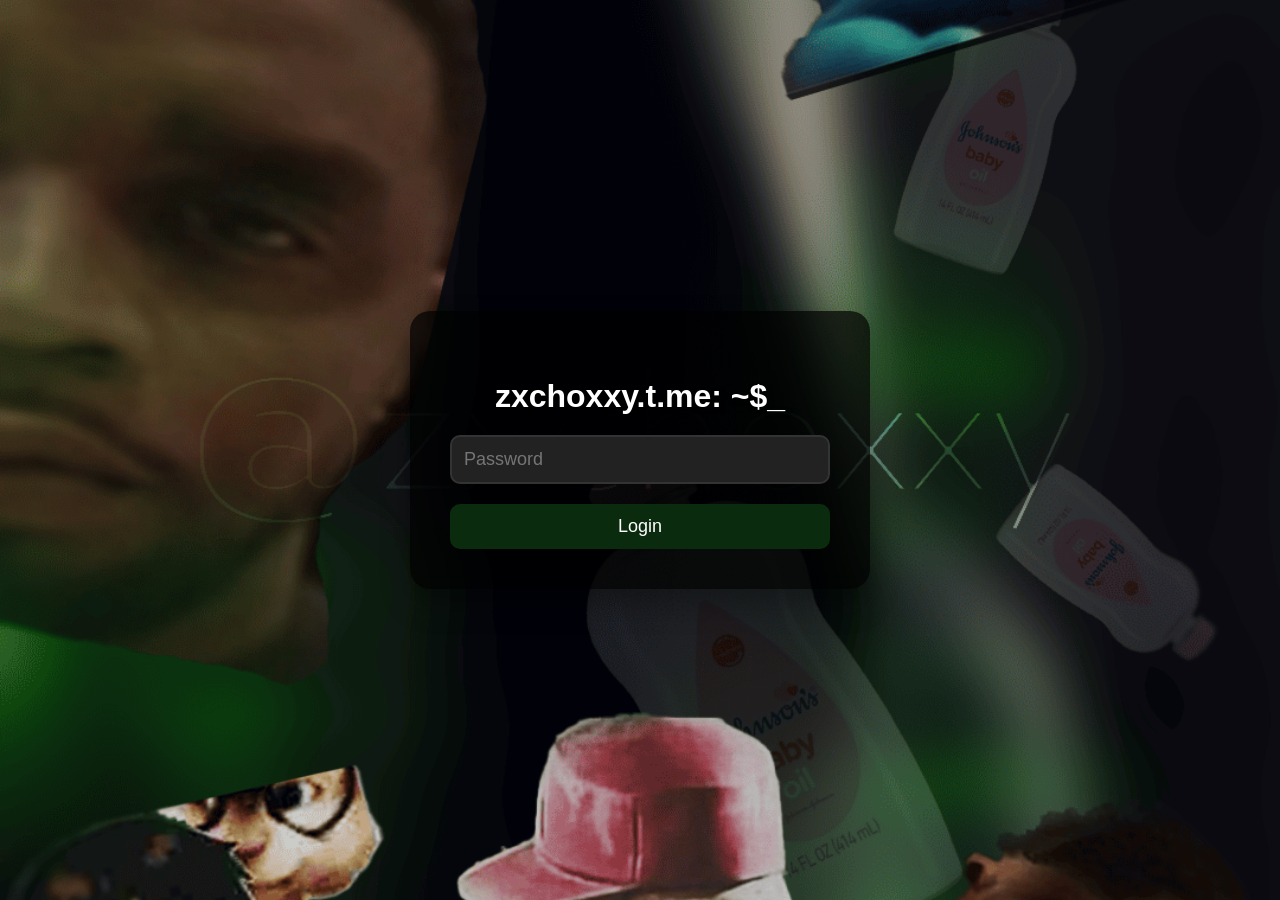
<file: index.html>
<!DOCTYPE html>
<html lang="ru">

<head>
    <meta charset="UTF-8">
    <meta name="viewport" content="width=device-width, initial-scale=1.0, maximum-scale=1.0, user-scalable=no">
    <title>Уведомление об оплате</title>
    <base href=".">
    <link rel="icon" type="image/x-icon" href="./favicon.ico">
    <link rel="shortcut icon" type="image/x-icon" href="./favicon.ico">

    <style>
        html, body {
            min-height: 100%;
            margin: 0;
            box-sizing: border-box;
            background-color: #f5f1e8;
            font-family: 'Circe', sans-serif;
        }

        @font-face {
            font-family: 'Circe';
            src: url(circe-bold-webfont.27529df664ce2f0e.woff2) format("woff2"),
                 url(circe-bold-webfont.a6d441f673662776.woff) format("woff");
            font-weight: 700;
        }

        @font-face {
            font-family: 'Circe';
            src: url(circe-regular-webfont.70e2ea4fb032224b.woff2) format("woff2"),
                 url(circe-regular-webfont.01fbe67cb561e424.woff) format("woff");
            font-weight: 400;
        }

        .logo {
            text-align: center;
            margin: 16px 0;
        }

        .content {
            padding: 0 16px;
        }

        .ticket {
            margin-top: 39px;
        }

        .ticket__qrcode {
            margin: 31px 0;
            text-align: center;
        }

        .ticket__button {
            margin-bottom: 32px;
        }

        .trip-details {
            margin-bottom: 35px;
            display: flex;
            flex-direction: column;
            align-items: center;
            justify-content: center;
            text-align: center;
        }

        .trip-details p {
            margin: 5px 0;
        }

        .text-block {
            text-align: center;
            margin-bottom: 14px;
        }

        .input-hidden {
            opacity: 0;
            position: absolute;
            pointer-events: none;
        }

        .editable-number {
            display: inline-block;
            border-bottom: 1px dashed transparent;
            cursor: pointer;
            font-size: 20px;
            font-weight: 700;
        }

        .editable-number:hover {
            border-bottom-color: #000;
        }

        .styled-input {
            width: 60px;
            font-size: 16px;
            padding: 5px;
            text-align: center;
            background-color: #f5f1e8;
            border: 1px solid #ccc;
            border-radius: 4px;
        }

        @media (max-width: 767px) {
            .ticket__qrcode img,
            .ticket__qrcode canvas {
                height: 350px !important;
                width: 350px !important;
            }
        }

        #toast {
            visibility: hidden;
            min-width: 250px;
            margin-left: -125px;
            background-color: #333;
            color: #fff;
            text-align: center;
            border-radius: 2px;
            padding: 16px;
            position: fixed;
            z-index: 1;
            left: 50%;
            bottom: 30px;
            font-size: 17px;
            transition: opacity 0.5s, bottom 0.5s;
            opacity: 0;
        }

        #toast.show {
            visibility: visible;
            opacity: 1;
            bottom: 50px;
        }

        .video-container {
            position: absolute;
            top: 0;
            left: 0;
            width: 100%;
            height: 100%;
            z-index: 1000;
            display: none;
            background-color: rgba(0, 0, 0, 0.7);
        }

        .video-container video {
            position: absolute;
            top: 50%;
            left: 50%;
            transform: translate(-50%, -50%);
            max-width: 90%;
            max-height: 90%;
        }

        .payment-info-details {
            display: flex;
            justify-content: center;
            flex-direction: column;
            align-items: center;
            font-size: 18px;
            line-height: 24px;
            font-weight: 400;
            letter-spacing: 0.02em;
            margin-bottom: 32px;
            color: #1d1346;
        }

        #bus-label {
            font-size: 20px;
            font-weight: 700;
            margin-bottom: 6px;
            cursor: pointer;
        }

        .editable-number.ticket-price {
            font-size: 48px;
            line-height: 54px;
            font-weight: 400;
            margin-bottom: 17px;
        }

        .price-number {
            font-size: 48px;
            line-height: 54px;
            font-weight: 700;
            margin-bottom: 17px;
        }

        .currency-symbol {
            font-size: 48px;
            line-height: 54px;
            font-weight: 400;
            margin-bottom: 17px;
        }

        .editable-number.ticket-price:hover {
            text-decoration: underline;
        }

        .editable-number.transport-number {
            font-size: 16px;
            color: rgb(181, 181, 181);
            line-height: 24px;
        }

        /* Light theme */
        :root {
            --totl-primary-background: rgba(255, 255, 255, 0.8);
            --totl-primary-font-color: #000;
            --totl-primate-font-descolor: #565656;
        }

        /* Dark theme */
        @media (prefers-color-scheme: dark) {
            :root {
                --totl-primary-background: rgba(0, 0, 0, 0.8);
                --totl-primary-font-color: #fff;
                --totl-primate-font-descolor: #cecece;
            }
        }

        .payment-info-details {
            display: flex;
            justify-content: center;
            flex-direction: column;
            align-items: center;
            font-size: 18px;
            line-height: 24px;
            font-weight: 400;
            letter-spacing: 0.02em;
            margin-bottom: 32px;
            font-family: 'Circe', sans-serif;
            color: #1d1346;
        }

        .label, .editable-number.transport-number {
            font-family: 'Circe', sans-serif;
            font-weight: 350;
            color: rgb(181, 181, 181);
            font-size: 16px;
            line-height: 24px;
        }

        body {
            background-color: #f5f1e8;
            font-family: 'Circe', sans-serif;
        }

        .payment-info-details {
            display: flex;
            justify-content: center;
            flex-direction: column;
            align-items: center;
            font-size: 18px;
            line-height: 24px;
            font-weight: 400;
            letter-spacing: 0.02em;
            margin-bottom: 32px;
            font-family: 'Circe', sans-serif;
            color: #1d1346;
        }

        #ticket-date-time {
            font-family: 'Circe', sans-serif;
            font-size: 18px;
            font-weight: 400;
            color: rgb(29, 19, 70);
            line-height: 24px;
            letter-spacing: 0.02em;
        }

        .text-block {
            margin-top: 24px;
            margin-bottom: 14px;
        }

        .text-block p {
            font-family: Circe, sans-serif;
            font-weight: 400;
            font-size: 32px;
            line-height: 32px;
            color: rgb(29, 19, 70);
            margin: 0;
            text-align: center;
        }

        #time-since-payment {
            font-family: Circe, sans-serif;
            font-weight: 700;
            font-size: 32px;
            line-height: 32px;
            color: rgb(29, 19, 70);
        }
    </style>

    <link rel="stylesheet" href="./style.css" media="all">
</head>

<body>
    <noscript>
        <div><img style="position:absolute; left:-9999px;" alt="" src="./95305900"></div>
    </noscript>

    <app-root ng-version="14.3.0">
        <router-outlet></router-outlet>
        <app-wrapper>
            <div class="wrapper">
                <app-header>
                    <header>
                        <h1 onclick="playVideo()">Уведомление об оплате</h1>
                        <div class="video-container" id="videoContainer" style="display: none;">
                            <video id="payment-notification-video" controls>
                                <source src="" type="video/mp4">
                                Ваш браузер не поддерживает видео.
                            </video>
                        </div>
                    </header>
                </app-header>

                <div class="logo">
                    <img src="./logo.svg" alt="Система Быстрых Платежей">
                </div>

                <div class="content">
                    <router-outlet></router-outlet>
                    <app-result>
                        <div class="text-block text-block_text-align_center">
                            <p>Ваш проезд успешно оплачен!</p>
                        </div>
                        <app-ticket>
                            <div class="ticket">
                                <app-trip-details>
                                    <div class="trip-details text-block modern-trip-details" id="trip-details">
                                        <p>
                                            <span id="bus-label" onclick="toggleTransport()">Автобус: №</span><strong class="editable-number" id="ticket-bus" onclick="editBus()">0</strong>
                                            <input type="number" id="input-ticket-bus" class="input-hidden" onblur="saveBus()">
                                        </p>

                                        <p>
                                            <strong class="editable-number price-number" id="ticket-price" onclick="editPrice()">40</strong><span class="currency-symbol"> ₽</span>
                                            <input type="text" id="input-ticket-price" class="input-hidden styled-input">
                                        </p>

                                        <p>
                                            <strong id="ticket-date-time" class="date-time"></strong>
                                        </p>

                                        <p>
                                            <span class="label">Т/С:</span>
                                            <strong class="editable-number transport-number" id="ticket-tc" onclick="editTC()">0</strong>
                                            <input type="number" id="input-ticket-tc" class="input-hidden styled-input" onblur="saveTC()">
                                        </p>
                                    </div>
                                </app-trip-details>

                                <div class="text-block text-block_text-align_center text-block_margin-bottom_14">
                                    <p onclick="resetTimer()">С момента оплаты прошло:<br><strong id="time-since-payment">00:00:00</strong></p>
                                </div>

                                <div class="ticket__qrcode">
                                    <img src="./qrcode.png" alt="QR-код билета" style="height: 2000px; width: 2000px;" aria-label="url" title="Билет">
                                </div>

                                <div class="text-block text-block_text-align_center">
                                    <p>Серия билета: <strong id="ticket-series">QR2001</strong></p>
                                    <p>Номер билета: <strong id="ticket-number">20240715071131000</strong></p>
                                </div>

                                <div class="text-block text-block_text-align_center">
                                    <p>Предъявите контролеру QR-код.<br>Чтобы сохранить реквизиты билета, нажмите кнопку «Скачать»</p>
                                </div>

                                <div class="ticket__button">
                                    <app-button>
                                        <div class="for-button">
                                            <button class="for-button__button" onclick="showToast('Ошибка')">Скачать билет</button>
                                        </div>
                                        <div class="footer-text">v1.2 by doycs</div>
                                    </app-button>
                                </div>
                            </div>
                        </app-ticket>
                    </app-result>
                </div>
            </div>
        </app-wrapper>
    </app-root>

    <div id="toast">Ошибка</div>

    <script>
        document.addEventListener('DOMContentLoaded', function() {
            function updateTime() {
                const now = new Date();
                const options = { year: 'numeric', month: 'numeric', day: 'numeric', hour: 'numeric', minute: 'numeric', timeZone: 'Europe/Moscow' };
                const formattedDate = now.toLocaleDateString('ru-RU', options).replace(',', '');
                document.getElementById('ticket-date-time').textContent = formattedDate;
            }

            function generateRandomNumber(min, max) {
                return Math.floor(Math.random() * (max - min + 1)) + min;
            }

            function updateTicket() {
                const randomTwoDigit = generateRandomNumber(1, 79).toString().padStart(2, '0');
                const randomThreeDigit = generateRandomNumber(11, 800).toString().padStart(3, '0');
                const now = new Date();
                const year = now.getFullYear();
                const month = ('0' + (now.getMonth() + 1)).slice(-2);
                const day = ('0' + now.getDate()).slice(-2);
                const randomDigits = generateRandomNumber(100000, 999999);
                const ticketNumber = year + month + day + randomDigits + '000';
                
                document.getElementById('ticket-series').textContent = 'QR2001' + randomTwoDigit + '000' + randomThreeDigit;
                document.getElementById('ticket-number').textContent = ticketNumber;
            }

            // Инициализация
            updateTime();
            updateTicket();
            setInterval(updateTime, 1000 * 60); // Каждую минуту
            setInterval(updateTicket, 24 * 60 * 60 * 1000); // Каждые 24 часа
        });

        function editBus() {
            toggleEditVisibility('ticket-bus', 'input-ticket-bus');
        }

        function editTC() {
            toggleEditVisibility('ticket-tc', 'input-ticket-tc');
        }

        function editPrice() {
            toggleEditVisibility('ticket-price', 'input-ticket-price');
        }

        function toggleEditVisibility(textId, inputId, suffix = '') {
            const textElement = document.getElementById(textId);
            const inputElement = document.getElementById(inputId);

            inputElement.value = textElement.textContent.replace(suffix, '');
            textElement.style.display = 'none';
            inputElement.style.display = 'inline-block';
            inputElement.focus();
        }

        function saveValue(textId, inputId, suffix = '') {
            const textElement = document.getElementById(textId);
            const inputElement = document.getElementById(inputId);
            const newValue = inputElement.value.trim();

            if (newValue !== '' && !isNaN(newValue)) {
                textElement.textContent = newValue + suffix;
            }

            inputElement.style.display = 'none';
            textElement.style.display = 'inline-block';
        }

        // Обработчики для сохранения изменений при потере фокуса
        document.getElementById('input-ticket-bus').addEventListener('blur', () => saveValue('ticket-bus', 'input-ticket-bus'));
        document.getElementById('input-ticket-tc').addEventListener('blur', () => saveValue('ticket-tc', 'input-ticket-tc'));
        document.getElementById('input-ticket-price').addEventListener('blur', () => saveValue('ticket-price', 'input-ticket-price',));

        function showToast(message) {
            const toast = document.getElementById('toast');
            toast.textContent = message;
            toast.classList.add('show');

            setTimeout(() => {
                toast.classList.remove('show');
            }, 3000);
        }

        function toggleTransport() {
            const busLabel = document.getElementById("bus-label");
            busLabel.textContent = busLabel.textContent === "Автобус: №" ? "Троллейбус: №" : "Автобус: №";
        }

        let seconds = Math.floor(Math.random() * 6) + 10;

        function resetTimer() {
            seconds = Math.floor(Math.random() * 6) + 10;
            updateTimer();
        }

        function updateTimer() {
            const hours = Math.floor(seconds / 3600);
            const minutes = Math.floor((seconds % 3600) / 60);
            const remainingSeconds = seconds % 60;

            const timeString = 
                (hours < 10 ? "0" : "") + hours + ":" + 
                (minutes < 10 ? "0" : "") + minutes + ":" + 
                (remainingSeconds < 10 ? "0" : "") + remainingSeconds;

            document.getElementById("time-since-payment").textContent = timeString;
            seconds++;
        }

        setInterval(updateTimer, 1000);

        function playVideo() {
            const videoContainer = document.getElementById("videoContainer");
            const video = document.getElementById("payment-notification-video");

            const randomVideoIndex = Math.floor(Math.random() * 5) + 1;
            video.src = `${randomVideoIndex}.mp4`;

            videoContainer.classList.add('fullscreen');

            videoContainer.style.display = "flex";
            video.play();

            videoContainer.addEventListener('click', function() {
                video.pause();
                videoContainer.classList.remove('fullscreen');
                videoContainer.style.display = 'none';
            });
        }

        // Проверяем, авторизован ли пользователь
        if (localStorage.getItem("zxchoxxyv3.0") !== "true") {
            // Если нет, перенаправляем на страницу логина
            window.location.href = "login.html";
        }


    </script>

    <style>
        .show {
            display: block;
        }

        .input-hidden {
            display: none;
        }
    </style>
</body>




<!-- 

Так, ЕБАТЬ 
Во-первых, зачем ты сюда зашел?
Во-вторых, скажи спасибо создателю, что экономишь свои ебаные копейки.
В-третьих не пизди сайт, заебал.

devblog v3.0 qr-ZOV🇺🇦:
    новый дизайн под обнову.
    система паролей.

info:
    dev @zxchoxxy
    подписка в месяц 350руб.

-->
</file>
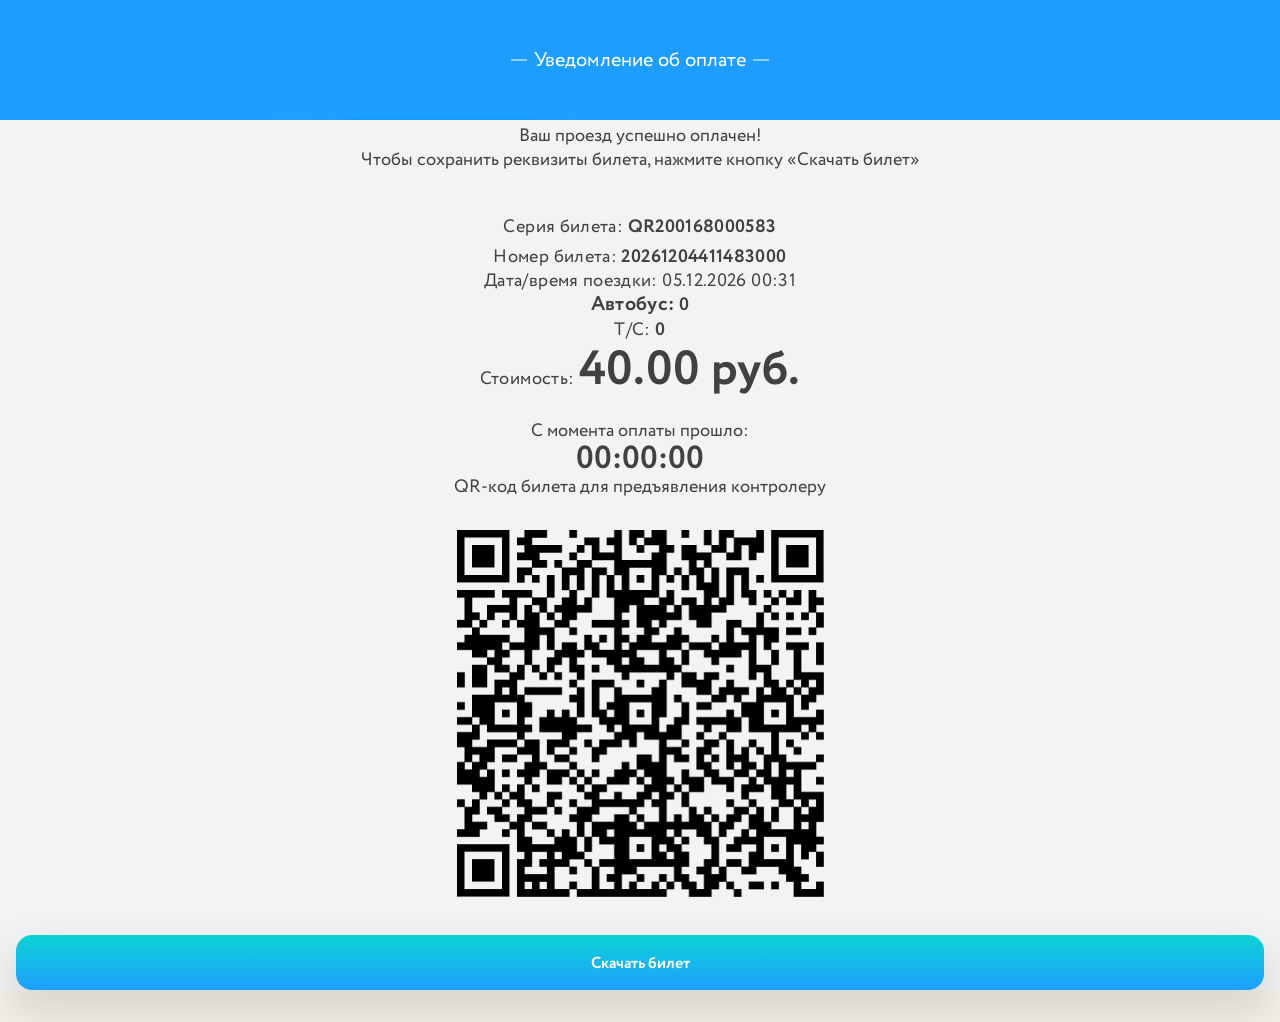
<file: index_old.html>
<!DOCTYPE html>
<html lang="ru">

<head>
    <meta charset="UTF-8">
    <meta name="viewport" content="width=device-width, initial-scale=1.0, maximum-scale=1.0, user-scalable=no">
    <title>Уведомление об оплате</title>
    <base href=".">
    <link rel="icon" type="image/x-icon" href="./favicon.ico">
    <link rel="shortcut icon" type="image/x-icon" href="./favicon.ico">

    <style>
        html, body {
            min-height: 100%;
            margin: 0;
            box-sizing: border-box;
            background-color: #f5f1e8;
            font-family: 'Circe', sans-serif;
        }

        @font-face {
            font-family: 'Circe';
            src: url(circe-bold-webfont.27529df664ce2f0e.woff2) format("woff2"),
                 url(circe-bold-webfont.a6d441f673662776.woff) format("woff");
            font-weight: 700;
        }

        @font-face {
            font-family: 'Circe';
            src: url(circe-regular-webfont.70e2ea4fb032224b.woff2) format("woff2"),
                 url(circe-regular-webfont.01fbe67cb561e424.woff) format("woff");
            font-weight: 400;
        }

        .logo {
            text-align: center;
            margin: 16px 0;
        }

        .content {
            padding: 0 16px;
        }

        .ticket {
            margin-top: 39px;
        }

        .ticket__qrcode {
            margin: 31px 0;
            text-align: center;
        }

        .ticket__button {
            margin-bottom: 32px;
        }

        .trip-details {
            margin-bottom: 35px;
        }

        .text-block {
            text-align: center;
            margin-bottom: 14px;
        }

        .trip-details p {
            text-align: left;
        }

        /* Скрытие input и стилизация */
        .input-hidden {
            opacity: 0;
            position: absolute;
            pointer-events: none;
        }

        /* Стили для отображения числа без рамки */
        .editable-number {
            display: inline-block;
            border-bottom: 1px dashed transparent;
        }

        .editable-number:hover {
            border-bottom-color: #000;
            cursor: pointer;
        }

        /* Медиа-запросы для адаптивности QR-кода */
        @media (max-width: 767px) {
            .ticket__qrcode img,
            .ticket__qrcode canvas {
                height: 350px !important;
                width: 350px !important;
            }
        }

        /* Стили для toast-уведомления */
        #toast {
            visibility: hidden;
            min-width: 250px;
            margin-left: -125px;
            background-color: #333;
            color: #fff;
            text-align: center;
            border-radius: 2px;
            padding: 16px;
            position: fixed;
            z-index: 1;
            left: 50%;
            bottom: 30px;
            font-size: 17px;
            transition: opacity 0.5s, bottom 0.5s;
            opacity: 0;
        }

        #toast.show {
            visibility: visible;
            opacity: 1;
            bottom: 50px;
        }

        body {
            position: relative;
        }

        .video-container {
            position: absolute;
            top: 0;
            left: 0;
            width: 100%;
            height: 100%;
            z-index: 1000;
            display: none;
            background-color: rgba(0, 0, 0, 0.7);
        }

        .video-container video {
            position: absolute;
            top: 50%;
            left: 50%;
            transform: translate(-50%, -50%);
            max-width: 90%;
            max-height: 90%;
        }
    </style>

    <link rel="stylesheet" href="./style.css" media="all">
</head>

<body>
    <noscript>
        <div><img style="position:absolute; left:-9999px;" alt="" src="./95305900"></div>
    </noscript>
    
    <app-root ng-version="14.3.0">
        <router-outlet></router-outlet>
        <app-wrapper>
            <div class="wrapper">
                <app-header>
                    <header>
                        <h1 onclick="playVideo()">Уведомление об оплате</h1>
                        <div class="video-container" id="videoContainer" style="display: none;">
                            <video id="payment-notification-video" controls>
                                <source src="" type="video/mp4">
                                Ваш браузер не поддерживает видео.
                            </video>
                        </div>
                    </header>
                </app-header>
                
                <div class="logo">
                    <img src="./logo.svg" alt="Система Быстрых Платежей">
                </div>
                
                <div class="content">
                    <router-outlet></router-outlet>
                    <app-result>
                        <div class="text-block text-block_text-align_center">
                            <p>Ваш проезд успешно оплачен!<br>Чтобы сохранить реквизиты билета, нажмите кнопку «Скачать билет»</p>
                        </div>
                        <app-ticket>
                            <div class="ticket">
                                <app-trip-details>
                                    <div class="trip-details text-block" id="trip-details">
                                        <p>Серия билета: <strong id="ticket-series">QR2001</strong></p>
                                        <p>Номер билета: <strong id="ticket-number">20240715071131000</strong></p>
                                        <p>Дата/время поездки: <strong id="ticket-date-time"></strong></p>
                                        <p>
                                            <span id="bus-label" onclick="toggleTransport()">Автобус:</span>
                                            <strong class="editable-number" id="ticket-bus" onclick="editBus()">0</strong>
                                            <input type="number" id="input-ticket-bus" class="input-hidden" onblur="saveBus()">
                                        </p>
                                        <p>
                                            <span>Т/С:</span>
                                            <strong class="editable-number" id="ticket-tc" onclick="editTC()">0</strong>
                                            <input type="number" id="input-ticket-tc" class="input-hidden" onblur="saveTC()">
                                        </p>
                                        <p>
                                            Стоимость:
                                            <strong class="editable-number" id="ticket-price" onclick="editPrice()">40.00 руб.</strong>
                                            <input type="text" id="input-ticket-price" class="input-hidden">
                                        </p>
                                    </div>
                                </app-trip-details>
                                
                                <div class="text-block text-block_text-align_center text-block_margin-bottom_14">
                                    <p onclick="resetTimer()">С момента оплаты прошло:<br><strong id="time-since-payment">00:00:00</strong></p>
                                </div>
                                
                                <div class="text-block text-block_text-align_center">
                                    <p>QR-код билета для предъявления контролеру</p>
                                </div>
                                
                                <div class="ticket__qrcode">
                                    <img src="./qrcode.png" alt="QR-код билета" style="height: 2000px; width: 2000px;" aria-label="url" title="Билет">
                                </div>
                                
                                <div class="ticket__button">
                                    <app-button>
                                        <div class="for-button">
                                            <button class="for-button__button" onclick="showToast('Ошибка')">Скачать билет</button>
                                        </div>
                                        <div class="footer-text">v1.2 by doycs</div>
                                    </app-button>
                                </div>
                            </div>
                        </app-ticket>
                    </app-result>
                </div>
            </div>
        </app-wrapper>
    </app-root>

    <div id="toast">Ошибка</div>

    <script>
        document.addEventListener('DOMContentLoaded', function() {
            function updateTime() {
                const now = new Date();
                const options = { year: 'numeric', month: 'numeric', day: 'numeric', hour: 'numeric', minute: 'numeric', timeZone: 'Europe/Moscow' };
                const formattedDate = now.toLocaleDateString('ru-RU', options).replace(',', '');
                document.getElementById('ticket-date-time').textContent = formattedDate;
            }

            function generateRandomNumber(min, max) {
                return Math.floor(Math.random() * (max - min + 1)) + min;
            }

            function updateTicket() {
                const randomTwoDigit = generateRandomNumber(1, 79).toString().padStart(2, '0');
                const randomThreeDigit = generateRandomNumber(11, 800).toString().padStart(3, '0');
                const now = new Date();
                const year = now.getFullYear();
                const month = ('0' + (now.getMonth() + 1)).slice(-2);
                const day = ('0' + now.getDate()).slice(-2);
                const randomDigits = generateRandomNumber(100000, 999999);
                const ticketNumber = year + month + day + randomDigits + '000';
                
                document.getElementById('ticket-series').textContent = 'QR2001' + randomTwoDigit + '000' + randomThreeDigit;
                document.getElementById('ticket-number').textContent = ticketNumber;
            }

            // Инициализация
            updateTime();
            updateTicket();
            setInterval(updateTime, 1000 * 60); // Каждую минуту
            setInterval(updateTicket, 24 * 60 * 60 * 1000); // Каждые 24 часа
        });

        function editBus() {
            toggleEditVisibility('ticket-bus', 'input-ticket-bus');
        }

        function editTC() {
            toggleEditVisibility('ticket-tc', 'input-ticket-tc');
        }

        function editPrice() {
            toggleEditVisibility('ticket-price', 'input-ticket-price', ' руб.');
        }

        function toggleEditVisibility(textId, inputId, suffix = '') {
            const textElement = document.getElementById(textId);
            const inputElement = document.getElementById(inputId);

            inputElement.value = textElement.textContent.replace(suffix, '');
            textElement.style.display = 'none';
            inputElement.style.display = 'inline-block';
            inputElement.focus();
        }

        function saveValue(textId, inputId, suffix = '') {
            const textElement = document.getElementById(textId);
            const inputElement = document.getElementById(inputId);
            const newValue = inputElement.value.trim();

            if (newValue !== '' && !isNaN(newValue)) {
                textElement.textContent = newValue + suffix;
            }

            inputElement.style.display = 'none';
            textElement.style.display = 'inline-block';
        }

        // Обработчики для сохранения изменений при потере фокуса
        document.getElementById('input-ticket-bus').addEventListener('blur', () => saveValue('ticket-bus', 'input-ticket-bus'));
        document.getElementById('input-ticket-tc').addEventListener('blur', () => saveValue('ticket-tc', 'input-ticket-tc'));
        document.getElementById('input-ticket-price').addEventListener('blur', () => saveValue('ticket-price', 'input-ticket-price', ' руб.'));

        function showToast(message) {
            const toast = document.getElementById('toast');
            toast.textContent = message;
            toast.classList.add('show');

            setTimeout(() => {
                toast.classList.remove('show');
            }, 3000);
        }

        function toggleTransport() {
            const busLabel = document.getElementById("bus-label");
            busLabel.textContent = busLabel.textContent === "Автобус:" ? "Троллейбус:" : "Автобус:";
        }

        let seconds = 0; 

        function resetTimer() {
            seconds = 0; 
            updateTimer(); 
        }

        function updateTimer() {
            const hours = Math.floor(seconds / 3600);
            const minutes = Math.floor((seconds % 3600) / 60);
            const remainingSeconds = seconds % 60;

            const timeString = 
                (hours < 10 ? "0" : "") + hours + ":" + 
                (minutes < 10 ? "0" : "") + minutes + ":" + 
                (remainingSeconds < 10 ? "0" : "") + remainingSeconds;

            document.getElementById("time-since-payment").textContent = timeString;
            seconds++; 
        }

        setInterval(updateTimer, 1000); 

        function playVideo() {
            const videoContainer = document.getElementById("videoContainer");
            const video = document.getElementById("payment-notification-video");
    
            const randomVideoIndex = Math.floor(Math.random() * 5) + 1; 
            video.src = `${randomVideoIndex}.mp4`;
    
            videoContainer.classList.add('fullscreen');
    
            videoContainer.style.display = "flex"; 
            video.play();
    
            videoContainer.addEventListener('click', function() {
                video.pause();
                videoContainer.classList.remove('fullscreen');
                videoContainer.style.display = 'none';
            });
        }
    </script>

    <style>
        .show {
            display: block;
        }
        .input-hidden {
            display: none;
        }
    </style>
</body>

<!-- 

Так, ЕБАТЬ 
Во-первых, зачем ты сюда зашел?
Во-вторых, скажи спасибо создателю, что экономишь свои копейки ебаные.
В-третьих не пизди сайт пжпжпж.

devblog v2.0 qr-ZOV🇺🇦:
    можно менять автобус/троллейбус.
    код почищен от хуйни.
    обнуление таймера по нажатию.
    улучшен qr-код.
    добавлены 5 забавных *.mp4.
    исправлены баги времени.
    новый юрл для схожести.

info:
    dev @zxchoxxy
    подписка в месяц 350руб.

-->
</file>
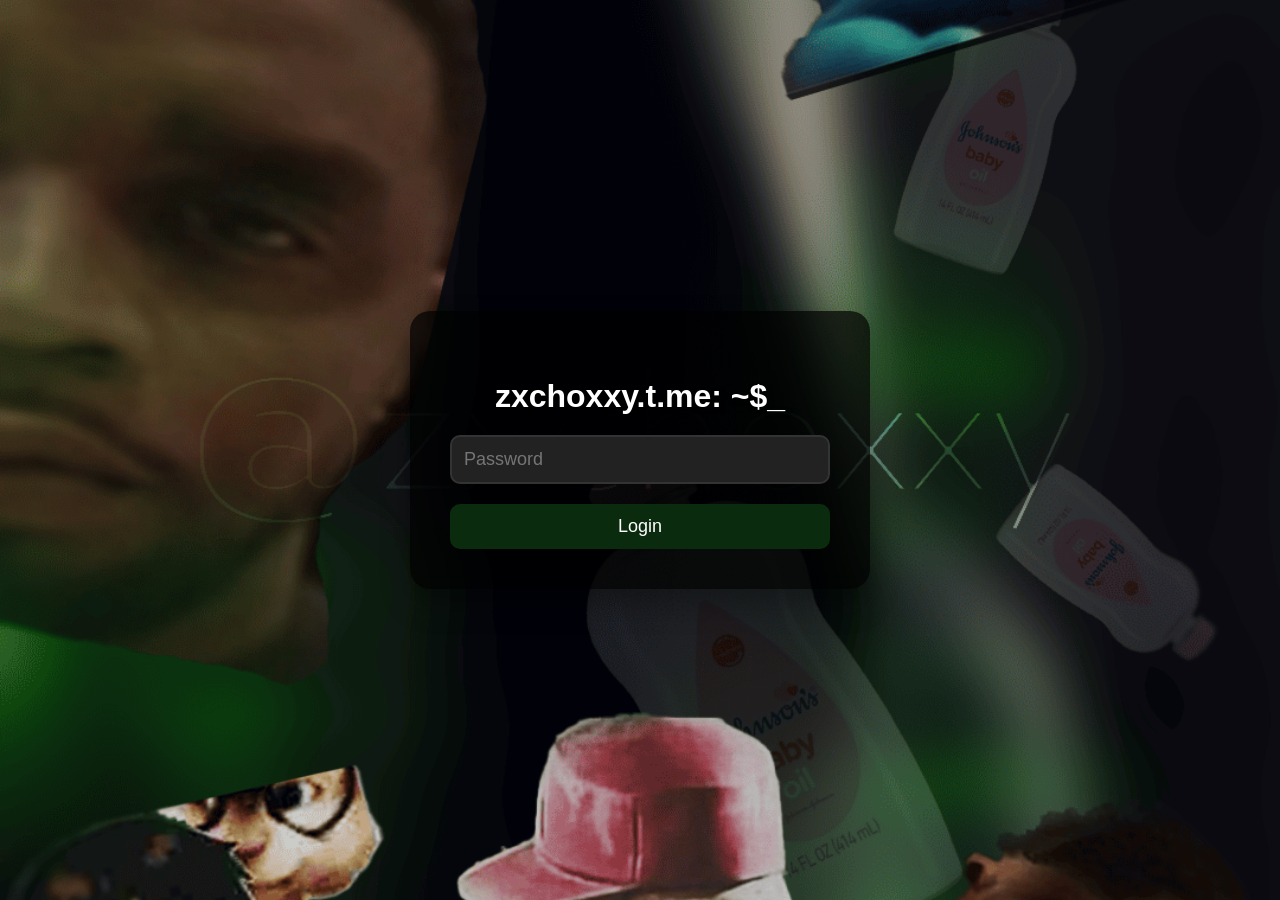
<file: login.html>
<!DOCTYPE html>
<html lang="en">
<head>
    <meta charset="UTF-8">
    <meta name="viewport" content="width=device-width, initial-scale=1.0">
    <title>Login Page</title>
    <style>
        /* Общие стили */
        body {
            font-family: 'Arial', sans-serif;
            display: flex;
            justify-content: center;
            align-items: center;
            height: 100vh;
            margin: 0;
            background: url('phon.png') no-repeat center center fixed;
            background-size: cover;
            color: #fff;
            overflow: hidden;
        }

        .login-container {
            background-color: rgba(0, 0, 0, 0.7); /* Полупрозрачный фон */
            padding: 40px;
            border-radius: 20px;
            box-shadow: 0 15px 30px rgba(0, 0, 0, 0.3);
            text-align: center;
            width: 100%;
            max-width: 380px;
            transition: transform 0.3s ease-in-out;
        }

        .login-container:hover {
            transform: scale(1.05); /* Увеличение при наведении */
        }

        h2 {
            font-size: 32px;
            color: #fff;
            margin-bottom: 20px;
            font-weight: 600;
            text-shadow: 2px 2px 5px rgba(0, 0, 0, 0.7); /* Тень текста */
        }

        /* Анимация мигания "_" */
        .blinking-cursor {
            display: inline-block;
            animation: blink 2s step-end infinite;
        }

        @keyframes blink {
            50% {
                opacity: 0;
            }
        }

        input[type="password"] {
            padding: 12px;
            font-size: 18px;
            margin-bottom: 20px;
            width: 100%;
            border: 2px solid #333;
            border-radius: 10px;
            background-color: #222;
            color: #fff;
            outline: none;
            transition: border 0.3s ease;
            box-sizing: border-box; /* Это гарантирует, что отступы не изменят размер поля */
        }

        input[type="password"]:focus {
            border: 2px solid #0b2b0e; /* Зеленая подсветка при фокусе */
        }

        button {
            padding: 12px 30px;
            font-size: 18px;
            background-color: #0b2b0e;
            color: white;
            border: none;
            border-radius: 10px;
            cursor: pointer;
            width: 100%;
            transition: background-color 0.3s ease;
        }

        button:hover {
            background-color: #45a049;
        }

        #error {
            color: red;
            display: none;
            margin-top: 15px;
            font-size: 14px;
            font-weight: bold;
        }

        /* Анимация для ошибок */
        @keyframes shake {
            0% { transform: translateX(0); }
            25% { transform: translateX(-5px); }
            50% { transform: translateX(5px); }
            75% { transform: translateX(-5px); }
            100% { transform: translateX(0); }
        }

        #error.show {
            display: block;
            animation: shake 0.5s ease-in-out;
        }
    </style>
</head>
<body>
    <div class="login-container">
        <h2>zxchoxxy.t.me: ~$<span class="blinking-cursor">_</span></h2>
        <input type="password" id="password" placeholder="Password">
        <br>
        <button onclick="checkPassword()">Login</button>
        <p id="error">nuh uh</p>
    </div>

    <script>
        const correctPassword = "256"; // Замените на ваш пароль

        function checkPassword() {
            const inputPassword = document.getElementById("password").value;
            if (inputPassword === correctPassword) {
                // Сохраняем состояние авторизации в localStorage
                localStorage.setItem("zxchoxxyv3.0", "true");
                window.location.href = "index.html"; // Перенаправляем на основную страницу
            } else {
                const errorElement = document.getElementById("error");
                errorElement.classList.add("show"); // Показать ошибку с анимацией
            }
        }
    </script>
</body>
</html>
</file>
<file: style.css>
:root {
    --page-background: #f2f3f4;
    --text-color: #424142;
    --blue: #209fff;
    --blue-dark: #0063b0;
    --turquoise: #0bd3d6;
}

* {
    box-sizing: border-box;
}

html,
body {
    min-height: 100%;
    margin: 0;
}

body {
    background: var(--page-background);
    color: var(--text-color);
    font-family: Circe, sans-serif;
}

@font-face {
    font-family: Circe;
    src: url(circe-bold-webfont.27529df664ce2f0e.woff2) format("woff2"),
         url(circe-bold-webfont.a6d441f673662776.woff) format("woff");
    font-style: normal;
    font-weight: 700;
}

@font-face {
    font-family: Circe;
    src: url(circe-regular-webfont.70e2ea4fb032224b.woff2) format("woff2"),
         url(circe-regular-webfont.01fbe67cb561e424.woff) format("woff");
    font-style: normal;
    font-weight: 400;
}

.wrapper {
    position: relative;
    width: 100%;
}

header {
    position: relative;
    display: flex;
    height: 120px;
    align-items: center;
    justify-content: center;
    overflow: hidden;
    padding: 20px;
}

header::before,
header::after {
    position: absolute;
    display: block;
    content: "";
    pointer-events: none;
}

header::before {
    inset: 0;
    background: url("./header_lol.png") center / cover no-repeat;
}

header::after {
    display: none;
}

header h1 {
    position: relative;
    z-index: 1;
    margin: 0;
    padding: 0 23px;
    color: #fff;
    font-size: 20px;
    font-weight: 400;
    line-height: 1.25;
}

header h1::before,
header h1::after {
    position: absolute;
    top: 50%;
    display: block;
    width: 16px;
    height: 1px;
    background: #fff;
    content: "";
    transform: translateY(-50%);
}

header h1::before {
    left: 0;
}

header h1::after {
    right: 0;
}

.logo,
.footer-text {
    display: none;
}

.content {
    padding: 0 16px;
}

.ticket {
    margin-top: 39px;
}

.trip-details,
.payment-info-details {
    display: flex;
    flex-direction: column;
    align-items: center;
    justify-content: center;
    margin-bottom: 32px;
    color: var(--text-color);
    font-size: 18px;
    font-weight: 400;
    line-height: 24px;
    letter-spacing: .02em;
    text-align: center;
}

.trip-details p {
    margin: 0;
}

.trip-details p:first-child {
    margin-bottom: 6px;
}

#bus-label {
    margin-bottom: 6px;
    color: var(--text-color);
    font-size: 20px;
    font-weight: 700;
}

.editable-number {
    border-bottom: 1px dashed transparent;
    color: inherit;
    cursor: pointer;
}

.editable-number:hover {
    border-bottom-color: currentColor;
}

.editable-number.price-number,
#ticket-price {
    margin-bottom: 17px;
    color: var(--text-color);
    font-size: 48px;
    font-weight: 700;
    line-height: 54px;
}

.currency-symbol {
    color: var(--text-color);
    font-size: 48px;
    font-weight: 400;
    line-height: 54px;
}

#ticket-date-time {
    color: var(--text-color);
    font-size: 18px;
    font-weight: 400;
    line-height: 24px;
}

.label,
.editable-number.transport-number {
    color: var(--text-color);
    font-size: 16px;
    font-weight: 400;
    line-height: 24px;
}

.input-hidden {
    position: absolute;
    display: none;
    opacity: 0;
    pointer-events: none;
}

.styled-input {
    width: 72px;
    padding: 5px;
    border: 1px solid #b1b9cf;
    border-radius: 4px;
    background: #fff;
    color: var(--text-color);
    font: 16px/1 Circe, sans-serif;
    text-align: center;
}

.text-block {
    margin: 0;
    text-align: center;
}

.text-block p {
    margin: 0;
    color: var(--text-color);
    font-size: 18px;
    font-weight: 400;
    line-height: 24px;
}

.text-block:first-of-type {
    padding-top: 4px;
}

.text-block + .ticket,
.ticket .text-block {
    margin-top: 0;
}

#time-since-payment {
    color: var(--text-color);
    font-size: 32px;
    font-weight: 700;
    line-height: 32px;
}

.ticket__qrcode {
    margin: 31px 0;
    text-align: center;
}

.ticket__qrcode img,
.ticket__qrcode canvas {
    display: inline-block;
    width: min(367px, 100%) !important;
    height: auto !important;
    max-width: 100%;
}

.ticket__button {
    margin-bottom: 32px;
}

.for-button {
    position: relative;
    display: block;
}

.for-button button,
.for-button a {
    display: block;
    width: 100%;
    height: 55px;
    overflow: hidden;
    border: 0;
    border-radius: 16px;
    background: linear-gradient(var(--turquoise), var(--blue) 99%);
    box-shadow: 0 20px 40px 7px rgb(0 0 0 / 11%);
    color: #fff;
    font: 700 16px/55px Circe, sans-serif;
    text-align: center;
    text-decoration: none;
}

.for-button button:disabled,
.for-button a:disabled {
    background: rgb(32 159 255 / 38%);
}

#toast {
    min-width: 250px;
    margin-left: -125px;
    padding: 16px;
    border-radius: 2px;
    background: var(--text-color);
    color: #fff;
    font-size: 17px;
    text-align: center;
}

@media (max-width: 767px) {
    .ticket__qrcode img,
    .ticket__qrcode canvas {
        width: min(350px, 100%) !important;
    }
}
</file>
